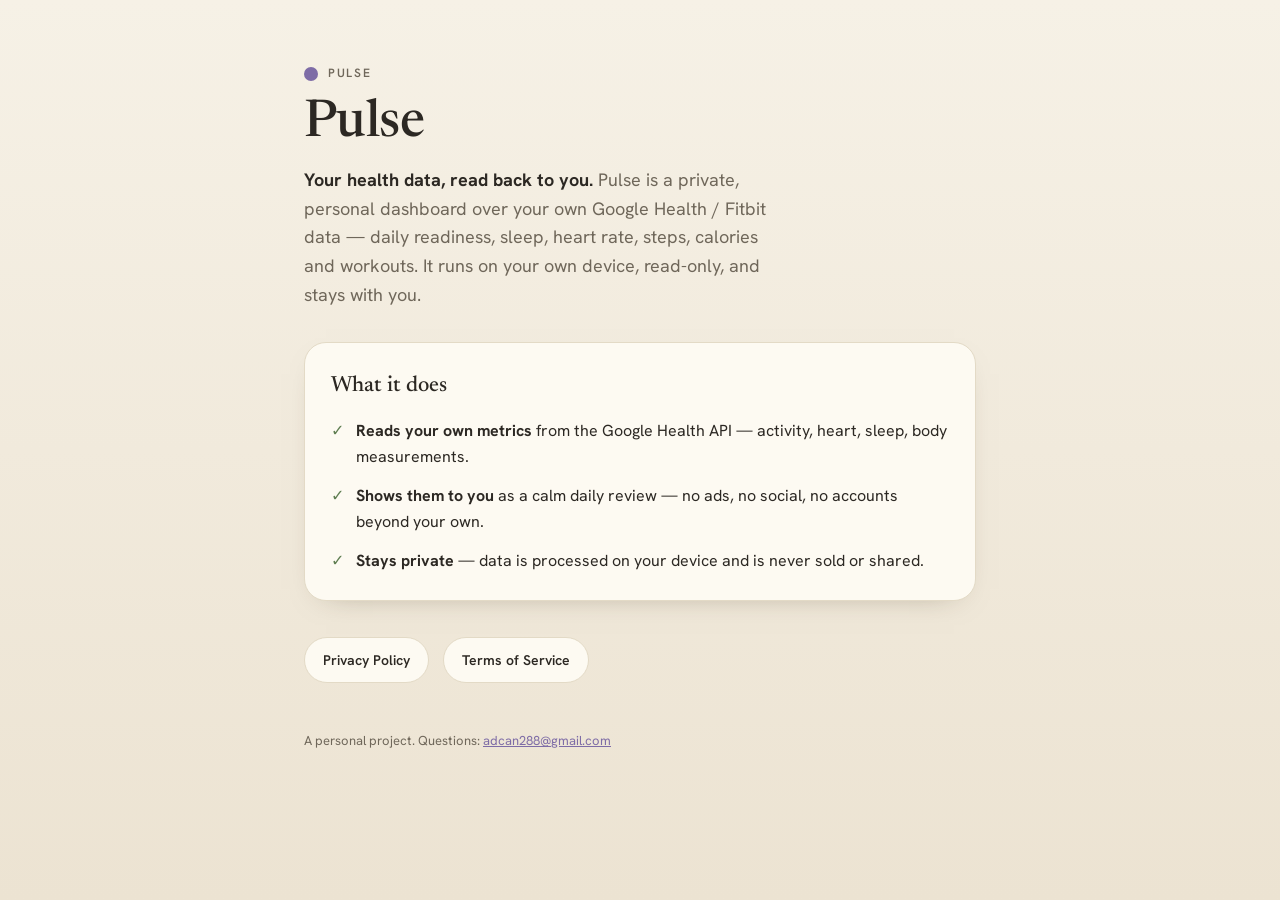
<file: index.html>
<!doctype html>
<html lang="en">
<head>
  <meta charset="utf-8">
  <meta name="viewport" content="width=device-width, initial-scale=1">
  <title>Pulse — personal health dashboard</title>
  <meta name="description" content="Pulse is a private, personal dashboard over your own Google Health / Fitbit data.">
  <meta name="application-name" content="Pulse">
  <meta property="og:site_name" content="Pulse">
  <meta property="og:title" content="Pulse">
  <meta name="google-site-verification" content="FA-sgTeebGTEl1EYhICgmJqF8s4LM8dUYkU2yRIbxqo" />
  <link rel="preconnect" href="https://fonts.googleapis.com">
  <link rel="preconnect" href="https://fonts.gstatic.com" crossorigin>
  <link href="https://fonts.googleapis.com/css2?family=Newsreader:opsz,wght@6..72,400;6..72,500;6..72,600&family=Hanken+Grotesk:wght@400;500;600&display=swap" rel="stylesheet">
  <link rel="stylesheet" href="./style.css">
</head>
<body>
  <div class="wrap">
    <p class="eyebrow"><span class="dot"></span>Pulse</p>
    <h1 class="serif" style="margin-top:14px">Pulse</h1>
    <p class="lede" style="margin-top:14px"><b style="color:var(--ink)">Your health data, read back to you.</b> Pulse is a private, personal dashboard over your own Google Health / Fitbit data — daily readiness, sleep, heart rate, steps, calories and workouts. It runs on your own device, read-only, and stays with you.</p>

    <div class="card">
      <h2 class="serif">What it does</h2>
      <div class="grid">
        <div class="row"><span class="check">✓</span><div><b>Reads your own metrics</b> from the Google Health API — activity, heart, sleep, body measurements.</div></div>
        <div class="row"><span class="check">✓</span><div><b>Shows them to you</b> as a calm daily review — no ads, no social, no accounts beyond your own.</div></div>
        <div class="row"><span class="check">✓</span><div><b>Stays private</b> — data is processed on your device and is never sold or shared.</div></div>
      </div>
    </div>

    <div class="links">
      <a class="btn" href="./privacy.html">Privacy Policy</a>
      <a class="btn" href="./terms.html">Terms of Service</a>
    </div>

    <footer>A personal project. Questions: <a href="mailto:adcan288@gmail.com">adcan288@gmail.com</a></footer>
  </div>
</body>
</html>
</file>
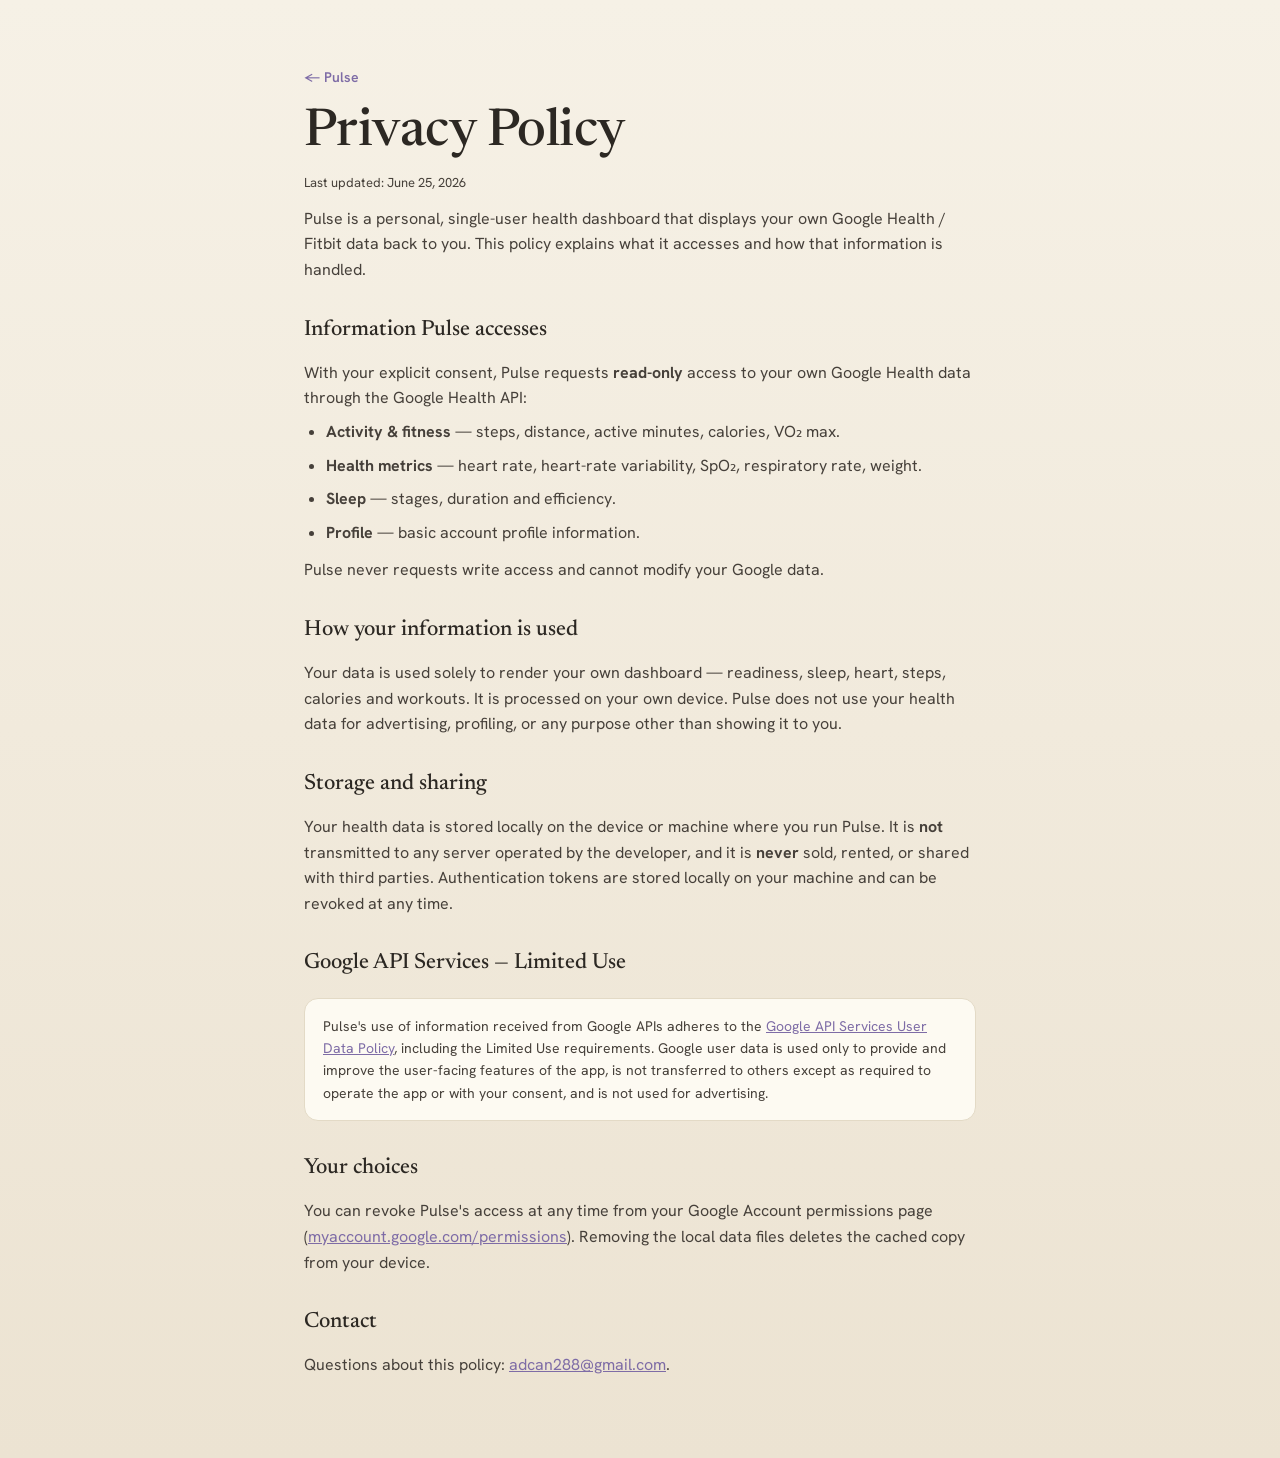
<file: privacy.html>
<!doctype html>
<html lang="en">
<head>
  <meta charset="utf-8">
  <meta name="viewport" content="width=device-width, initial-scale=1">
  <title>Privacy Policy — Pulse</title>
  <link rel="preconnect" href="https://fonts.googleapis.com">
  <link rel="preconnect" href="https://fonts.gstatic.com" crossorigin>
  <link href="https://fonts.googleapis.com/css2?family=Newsreader:opsz,wght@6..72,400;6..72,500;6..72,600&family=Hanken+Grotesk:wght@400;500;600&display=swap" rel="stylesheet">
  <link rel="stylesheet" href="./style.css">
</head>
<body>
  <div class="wrap prose">
    <a class="back" href="./index.html">← Pulse</a>
    <h1 class="serif">Privacy Policy</h1>
    <p class="updated">Last updated: June 25, 2026</p>

    <p>Pulse is a personal, single-user health dashboard that displays your own Google Health / Fitbit data back to you. This policy explains what it accesses and how that information is handled.</p>

    <h2>Information Pulse accesses</h2>
    <p>With your explicit consent, Pulse requests <b>read-only</b> access to your own Google Health data through the Google Health API:</p>
    <ul>
      <li><b>Activity &amp; fitness</b> — steps, distance, active minutes, calories, VO₂ max.</li>
      <li><b>Health metrics</b> — heart rate, heart-rate variability, SpO₂, respiratory rate, weight.</li>
      <li><b>Sleep</b> — stages, duration and efficiency.</li>
      <li><b>Profile</b> — basic account profile information.</li>
    </ul>
    <p>Pulse never requests write access and cannot modify your Google data.</p>

    <h2>How your information is used</h2>
    <p>Your data is used solely to render your own dashboard — readiness, sleep, heart, steps, calories and workouts. It is processed on your own device. Pulse does not use your health data for advertising, profiling, or any purpose other than showing it to you.</p>

    <h2>Storage and sharing</h2>
    <p>Your health data is stored locally on the device or machine where you run Pulse. It is <b>not</b> transmitted to any server operated by the developer, and it is <b>never</b> sold, rented, or shared with third parties. Authentication tokens are stored locally on your machine and can be revoked at any time.</p>

    <h2>Google API Services — Limited Use</h2>
    <div class="callout">Pulse's use of information received from Google APIs adheres to the <a href="https://developers.google.com/terms/api-services-user-data-policy" target="_blank" rel="noopener">Google API Services User Data Policy</a>, including the Limited Use requirements. Google user data is used only to provide and improve the user-facing features of the app, is not transferred to others except as required to operate the app or with your consent, and is not used for advertising.</div>

    <h2>Your choices</h2>
    <p>You can revoke Pulse's access at any time from your Google Account permissions page (<a href="https://myaccount.google.com/permissions" target="_blank" rel="noopener">myaccount.google.com/permissions</a>). Removing the local data files deletes the cached copy from your device.</p>

    <h2>Contact</h2>
    <p>Questions about this policy: <a href="mailto:adcan288@gmail.com">adcan288@gmail.com</a>.</p>
  </div>
</body>
</html>
</file>
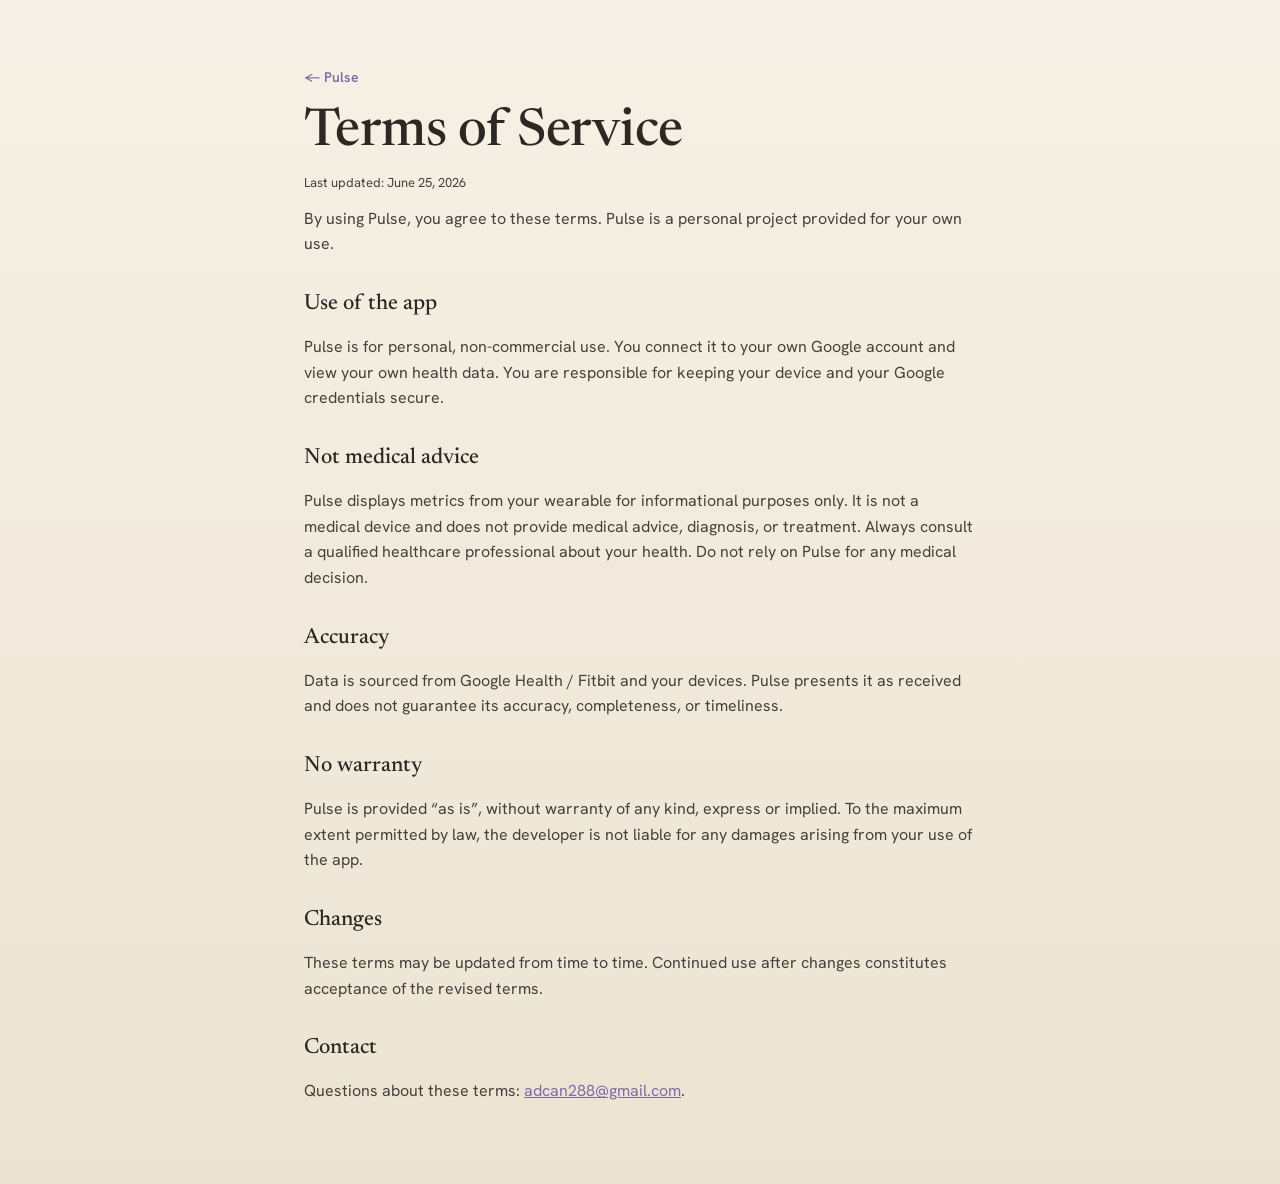
<file: terms.html>
<!doctype html>
<html lang="en">
<head>
  <meta charset="utf-8">
  <meta name="viewport" content="width=device-width, initial-scale=1">
  <title>Terms of Service — Pulse</title>
  <link rel="preconnect" href="https://fonts.googleapis.com">
  <link rel="preconnect" href="https://fonts.gstatic.com" crossorigin>
  <link href="https://fonts.googleapis.com/css2?family=Newsreader:opsz,wght@6..72,400;6..72,500;6..72,600&family=Hanken+Grotesk:wght@400;500;600&display=swap" rel="stylesheet">
  <link rel="stylesheet" href="./style.css">
</head>
<body>
  <div class="wrap prose">
    <a class="back" href="./index.html">← Pulse</a>
    <h1 class="serif">Terms of Service</h1>
    <p class="updated">Last updated: June 25, 2026</p>

    <p>By using Pulse, you agree to these terms. Pulse is a personal project provided for your own use.</p>

    <h2>Use of the app</h2>
    <p>Pulse is for personal, non-commercial use. You connect it to your own Google account and view your own health data. You are responsible for keeping your device and your Google credentials secure.</p>

    <h2>Not medical advice</h2>
    <p>Pulse displays metrics from your wearable for informational purposes only. It is not a medical device and does not provide medical advice, diagnosis, or treatment. Always consult a qualified healthcare professional about your health. Do not rely on Pulse for any medical decision.</p>

    <h2>Accuracy</h2>
    <p>Data is sourced from Google Health / Fitbit and your devices. Pulse presents it as received and does not guarantee its accuracy, completeness, or timeliness.</p>

    <h2>No warranty</h2>
    <p>Pulse is provided “as is”, without warranty of any kind, express or implied. To the maximum extent permitted by law, the developer is not liable for any damages arising from your use of the app.</p>

    <h2>Changes</h2>
    <p>These terms may be updated from time to time. Continued use after changes constitutes acceptance of the revised terms.</p>

    <h2>Contact</h2>
    <p>Questions about these terms: <a href="mailto:adcan288@gmail.com">adcan288@gmail.com</a>.</p>
  </div>
</body>
</html>
</file>
<file: style.css>
:root { --paper:#f4eee1; --card:#fdfaf2; --border:#e3dac6; --ink:#2c2823; --sub:#6f675a; --accent:#7e6ca6; }
* { box-sizing:border-box; margin:0; padding:0; }
body { font-family:'Hanken Grotesk',system-ui,sans-serif; color:var(--ink); background:linear-gradient(180deg,#f6f1e6,#ece3d2); min-height:100vh; line-height:1.6; }
.wrap { max-width:720px; margin:0 auto; padding:64px 24px 80px; }
.serif { font-family:'Newsreader',serif; font-weight:500; }
.eyebrow { font-family:'Hanken Grotesk'; font-weight:600; letter-spacing:.14em; text-transform:uppercase; font-size:12px; color:var(--sub); }
.dot { width:14px; height:14px; border-radius:50%; background:var(--accent); display:inline-block; vertical-align:middle; margin-right:10px; }
h1 { font-family:'Newsreader',serif; font-weight:500; font-size:clamp(32px,7vw,52px); line-height:1.05; letter-spacing:-0.01em; }
.lede { font-size:18px; color:var(--sub); margin-top:16px; max-width:48ch; }
.card { background:var(--card); border:1px solid var(--border); border-radius:22px; padding:26px; margin-top:32px; box-shadow:0 10px 30px -22px rgba(60,45,20,.5); }
.card h2 { font-family:'Newsreader',serif; font-weight:500; font-size:22px; }
.grid { display:grid; gap:14px; margin-top:14px; }
.row { display:flex; gap:12px; align-items:flex-start; }
.check { color:#5e7d50; font-weight:700; }
.links { display:flex; flex-wrap:wrap; gap:14px; margin-top:36px; }
a.btn { text-decoration:none; color:var(--ink); background:var(--card); border:1px solid var(--border); border-radius:999px; padding:11px 18px; font-weight:600; font-size:14px; }
a.btn:hover { border-color:var(--accent); color:var(--accent); }
footer { margin-top:48px; color:var(--sub); font-size:13px; }
footer a, .prose a { color:var(--accent); }
.back { display:inline-block; margin-bottom:18px; color:var(--accent); text-decoration:none; font-weight:600; font-size:14px; }
.updated { color:var(--sub); font-size:13px; margin-top:8px; }
.prose h2 { font-family:'Newsreader',serif; font-weight:500; font-size:22px; margin-top:30px; }
.prose p { color:#46403a; margin-top:12px; }
.prose ul { margin-top:8px; padding-left:22px; }
.prose li { color:#46403a; margin-top:8px; }
.callout { background:var(--card); border:1px solid var(--border); border-radius:14px; padding:16px 18px; margin-top:16px; font-size:14px; color:#46403a; }
</file>
